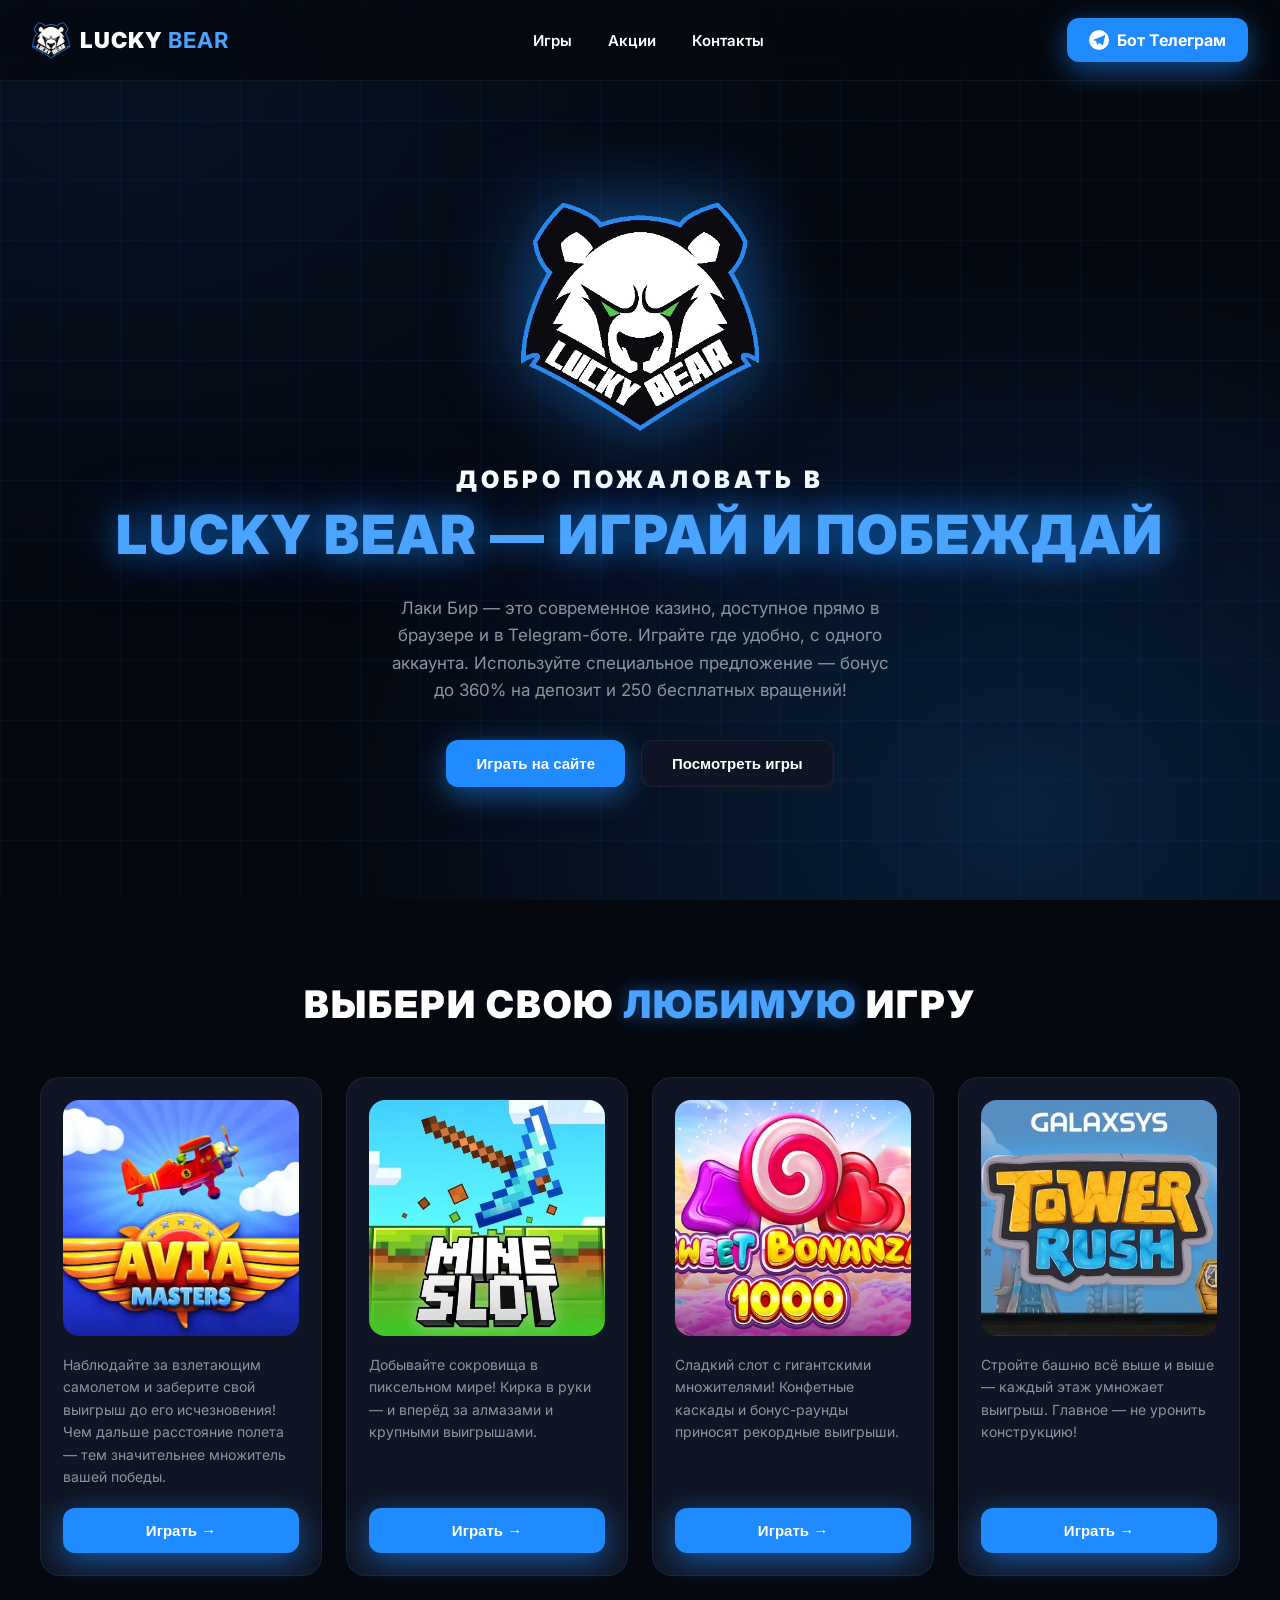
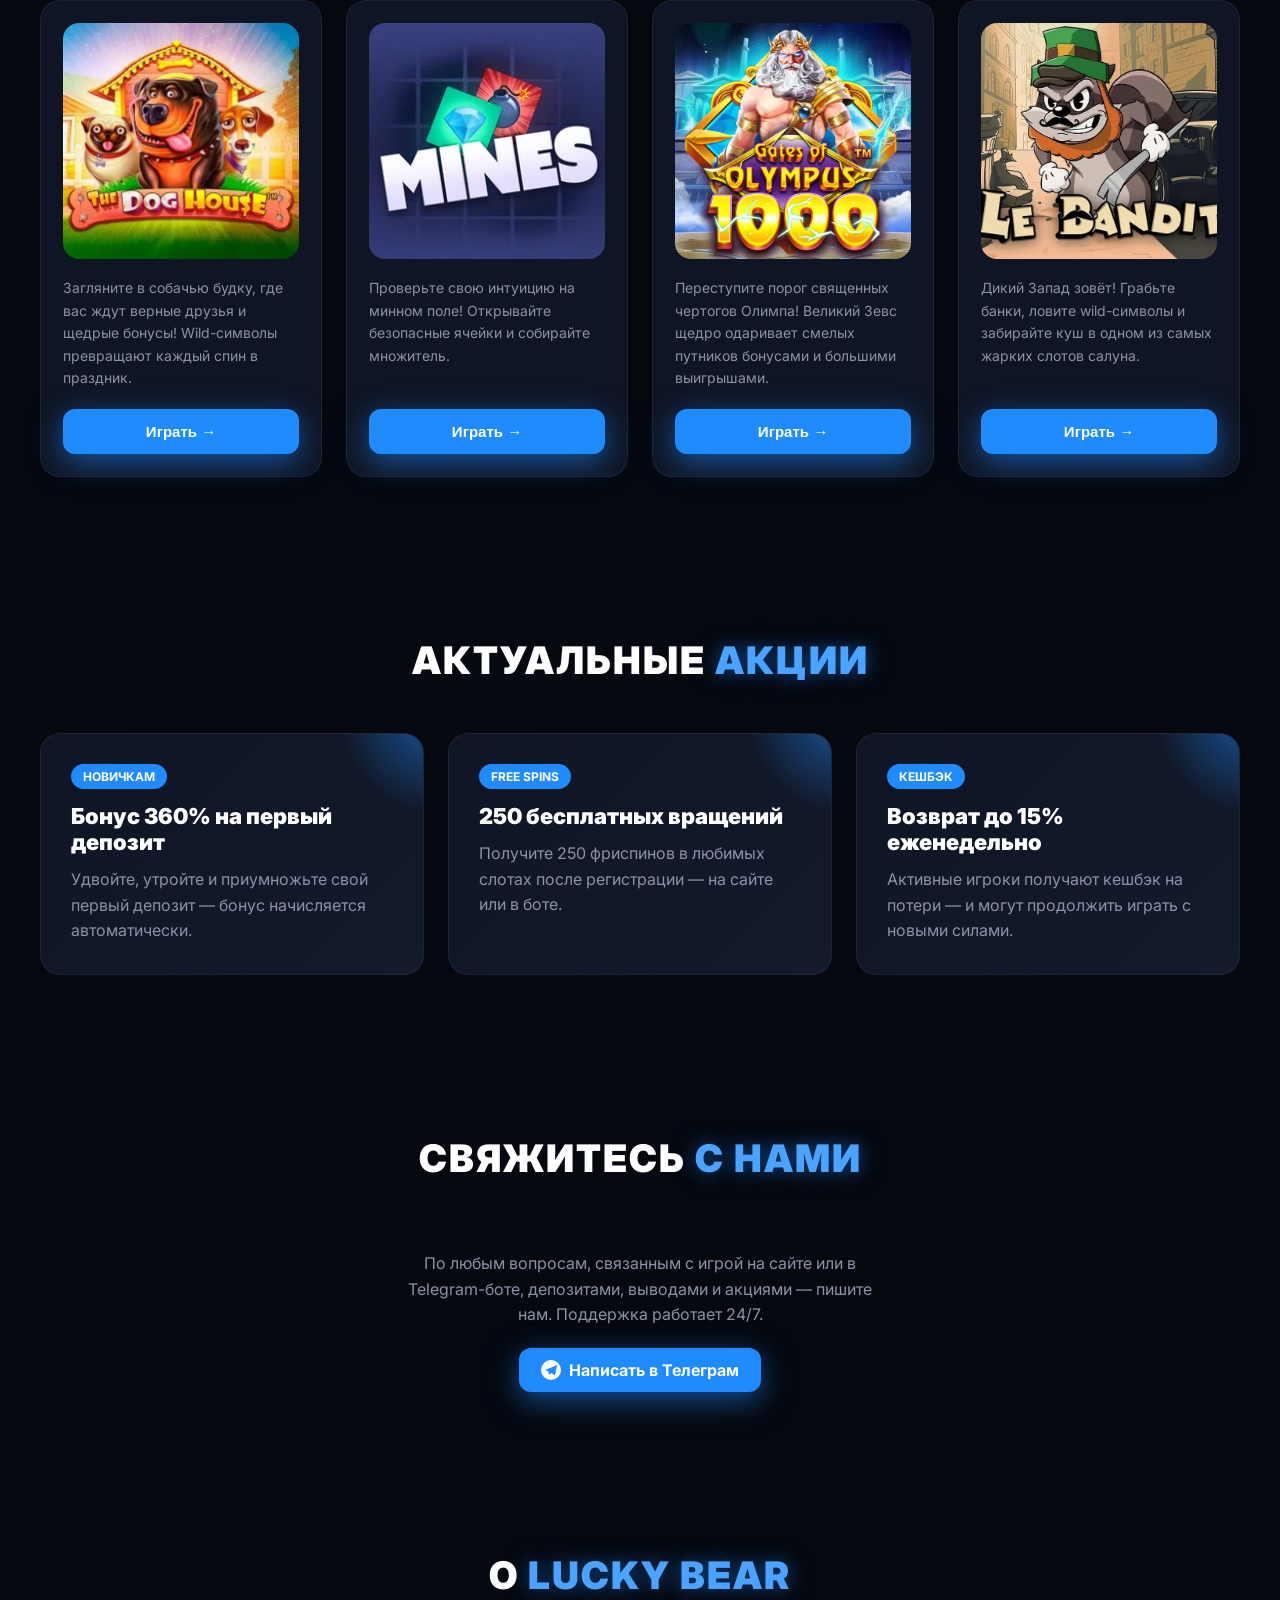
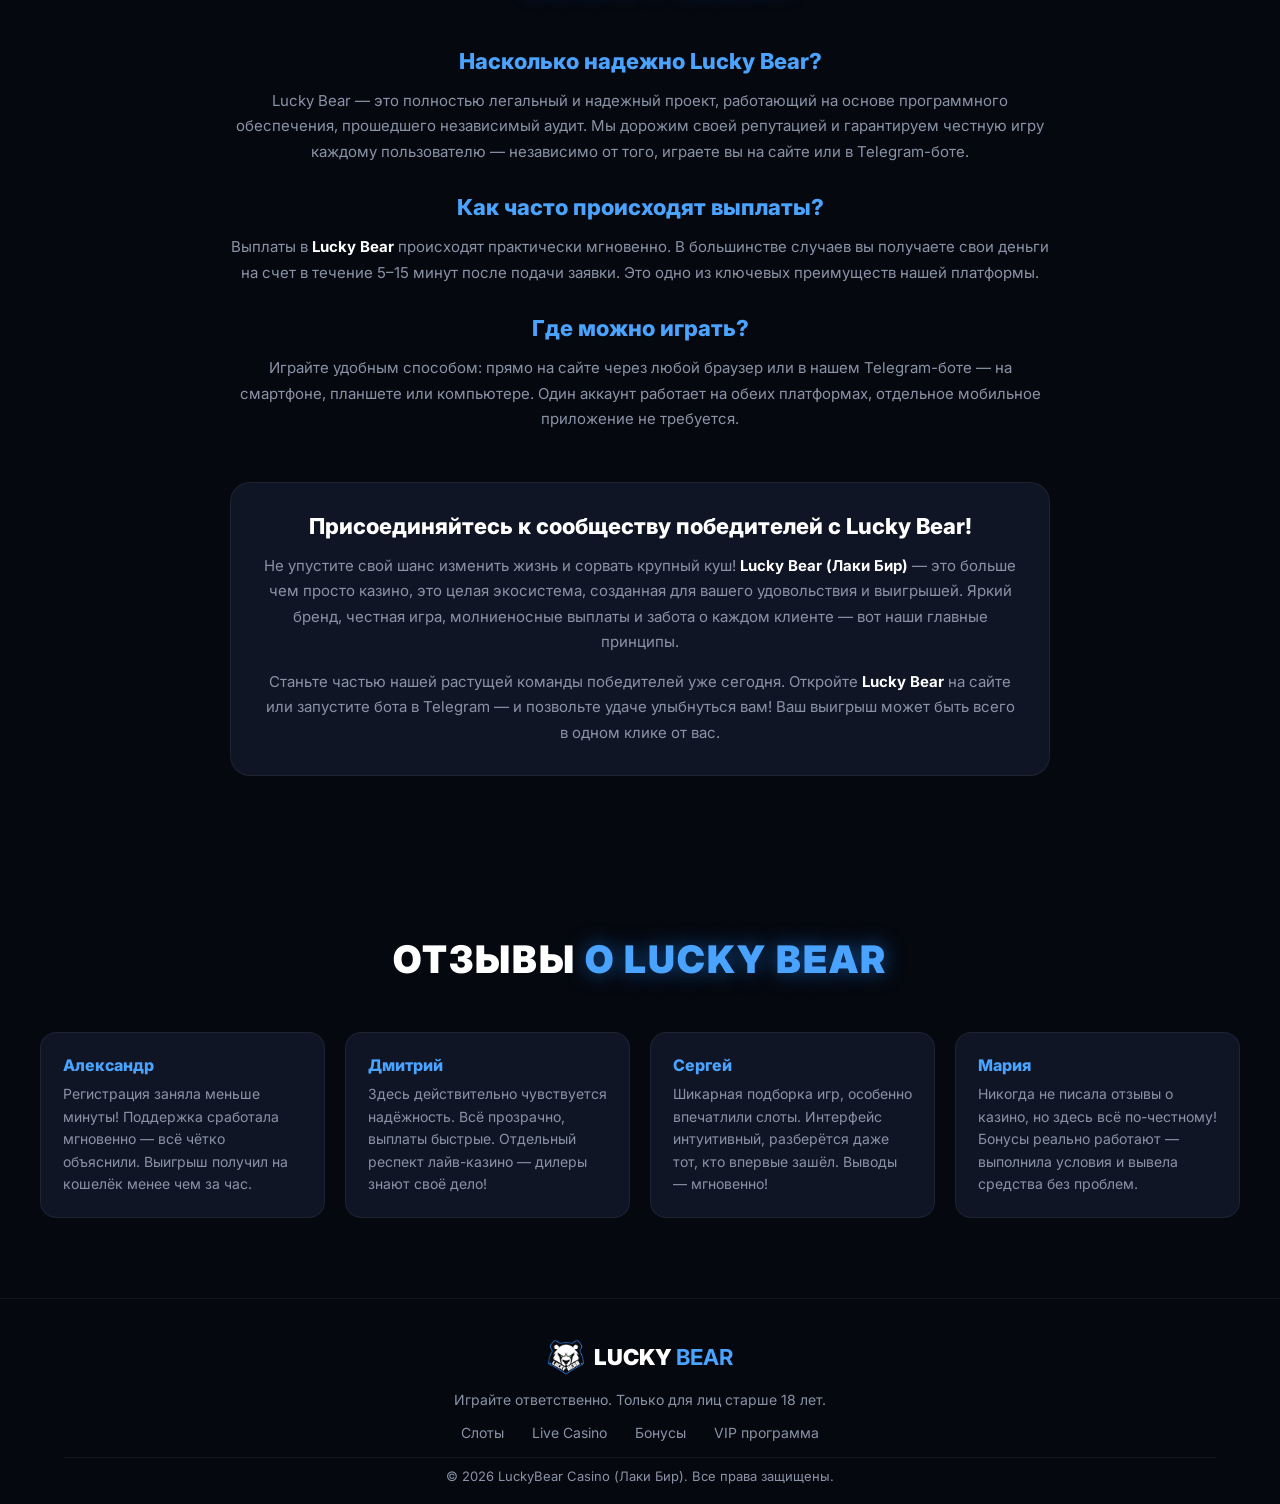
<file: index.html>
<!DOCTYPE html>
<html lang="ru">
<head>
<meta charset="UTF-8">
<meta name="viewport" content="width=device-width, initial-scale=1.0">
<meta name="theme-color" content="#05080f">
<meta name="robots" content="index, follow">
<meta name="keywords" content="Lucky Bear, Лаки Бир, казино, онлайн казино, зеркало, бонус, фриспины, слоты, телеграм бот, Pragmatic Play, играть онлайн">

<link rel="canonical" href="https://lucky-bear.online/">
<link rel="icon" type="image/webp" href="img/lucky-bear.webp">
<link rel="apple-touch-icon" href="img/lucky-bear.webp">

<meta name="description" content="Lucky Bear Казино — играй на официальном зеркале! Бонус 360% на депозит, 250 фриспинов, топ-слоты от Pragmatic Play. Доступно на сайте и в Telegram-боте.">
<title>Lucky Bear Казино — Официальное зеркало 2026 | ЛакиБир онлайн</title>

<!-- Open Graph -->
<meta property="og:type" content="website">
<meta property="og:url" content="https://lucky-bear.online/">
<meta property="og:title" content="Lucky Bear Казино — Официальное зеркало | ЛакиБир онлайн">
<meta property="og:description" content="Бонус 360% на депозит и 250 фриспинов. Топ-слоты от Pragmatic Play и PG Soft. Играй на сайте или в Telegram-боте.">
<meta property="og:image" content="https://lucky-bear.online/img/lucky-bear.webp">
<meta property="og:locale" content="ru_RU">
<meta property="og:site_name" content="Lucky Bear Casino">

<!-- Twitter -->
<meta name="twitter:card" content="summary_large_image">
<meta name="twitter:title" content="Lucky Bear Казино — Официальное зеркало | ЛакиБир">
<meta name="twitter:description" content="Бонус 360% на депозит и 250 фриспинов. Играй онлайн или в Telegram-боте.">
<meta name="twitter:image" content="https://lucky-bear.online/img/lucky-bear.webp">

<!-- JSON-LD: Organization -->
<script type="application/ld+json">
{
  "@context": "https://schema.org",
  "@type": "Organization",
  "name": "Lucky Bear Casino",
  "alternateName": "ЛакиБир",
  "url": "https://lucky-bear.online/",
  "logo": "https://lucky-bear.online/img/lucky-bear.webp",
  "description": "Lucky Bear — онлайн казино с бонусом до 360% на депозит и 250 фриспинами. Доступно на сайте и в Telegram-боте.",
  "sameAs": ["https://t.me/+lxTIN7sDgGM0MGY6"]
}
</script>

<!-- JSON-LD: FAQ -->
<script type="application/ld+json">
{
  "@context": "https://schema.org",
  "@type": "FAQPage",
  "mainEntity": [
    {
      "@type": "Question",
      "name": "Насколько надежно Lucky Bear?",
      "acceptedAnswer": {
        "@type": "Answer",
        "text": "Lucky Bear — это полностью легальный и надежный проект, работающий на основе ПО, прошедшего независимый аудит. Мы гарантируем честную игру каждому пользователю."
      }
    },
    {
      "@type": "Question",
      "name": "Как часто происходят выплаты?",
      "acceptedAnswer": {
        "@type": "Answer",
        "text": "Выплаты в Lucky Bear происходят практически мгновенно — деньги поступают на счёт в течение 5-15 минут после подачи заявки."
      }
    },
    {
      "@type": "Question",
      "name": "Где можно играть в Lucky Bear?",
      "acceptedAnswer": {
        "@type": "Answer",
        "text": "Играть можно на сайте через любой браузер или в Telegram-боте на смартфоне, планшете и компьютере. Один аккаунт работает везде."
      }
    },
    {
      "@type": "Question",
      "name": "Какой бонус получают новые игроки?",
      "acceptedAnswer": {
        "@type": "Answer",
        "text": "Новые игроки получают бонус до 360% на первый депозит и 250 бесплатных вращений в популярных слотах."
      }
    }
  ]
}
</script>

<!-- JSON-LD: AggregateRating -->
<script type="application/ld+json">
{
  "@context": "https://schema.org",
  "@type": "Product",
  "name": "Lucky Bear Casino",
  "image": "https://lucky-bear.online/img/lucky-bear.webp",
  "description": "Онлайн казино Lucky Bear с бонусом 360% и 250 фриспинами.",
  "brand": { "@type": "Brand", "name": "Lucky Bear" },
  "aggregateRating": {
    "@type": "AggregateRating",
    "ratingValue": "4.8",
    "reviewCount": "247",
    "bestRating": "5",
    "worstRating": "1"
  }
}
</script>
<!-- Yandex.Metrika counter -->
<script type="text/javascript">
    (function(m,e,t,r,i,k,a){
        m[i]=m[i]||function(){(m[i].a=m[i].a||[]).push(arguments)};
        m[i].l=1*new Date();
        for (var j = 0; j < document.scripts.length; j++) {if (document.scripts[j].src === r) { return; }}
        k=e.createElement(t),a=e.getElementsByTagName(t)[0],k.async=1,k.src=r,a.parentNode.insertBefore(k,a)
    })(window, document,'script','https://mc.yandex.ru/metrika/tag.js?id=109013654', 'ym');

    ym(109013654, 'init', {ssr:true, webvisor:true, clickmap:true, ecommerce:"dataLayer", referrer: document.referrer, url: location.href, accurateTrackBounce:true, trackLinks:true});
</script>
<noscript><div><img src="https://mc.yandex.ru/watch/109013654" style="position:absolute; left:-9999px;" alt="" /></div></noscript>
<!-- /Yandex.Metrika counter -->

<link rel="preconnect" href="https://fonts.googleapis.com">
<link rel="preconnect" href="https://fonts.gstatic.com" crossorigin>
<link href="https://fonts.googleapis.com/css2?family=Inter:wght@600;800;900&display=swap" rel="stylesheet">
<link rel="preload" as="image" href="img/lucky-bear.webp" fetchpriority="high">
<style>
    :root {
        --bg: #05080f;
        --bg-2: #0a0f1c;
        --card: #0f1524;
        --card-2: #131a2c;
        --accent: #1f8bff;
        --accent-2: #4aa3ff;
        --accent-glow: rgba(31, 139, 255, 0.55);
        --text: #ffffff;
        --muted: #8a93a6;
        --border: rgba(255,255,255,0.06);
    }
    * { box-sizing: border-box; margin: 0; padding: 0; }
    html, body { background: var(--bg); color: var(--text); font-family: 'Inter', sans-serif; overflow-x: hidden; scroll-behavior: smooth; }
    a { color: inherit; text-decoration: none; }
    img { display: block; max-width: 100%; }

    /* grid background */
    body::before {
        content: '';
        position: fixed; inset: 0;
        background-image:
            linear-gradient(rgba(31,139,255,0.06) 1px, transparent 1px),
            linear-gradient(90deg, rgba(31,139,255,0.06) 1px, transparent 1px);
        background-size: 60px 60px;
        pointer-events: none;
        z-index: 0;
    }
    body::after {
        content: '';
        position: fixed; inset: 0;
        background:
            radial-gradient(ellipse at 80% 90%, rgba(31,139,255,0.18), transparent 50%),
            radial-gradient(ellipse at 10% 10%, rgba(31,139,255,0.08), transparent 50%);
        pointer-events: none;
        z-index: 0;
    }

    /* header */
    header {
        position: sticky; top: 0; z-index: 50;
        backdrop-filter: blur(14px);
        background: rgba(5,8,15,0.7);
        border-bottom: 1px solid var(--border);
    }
    .nav {
        max-width: 1300px; margin: 0 auto; padding: 18px 32px;
        display: flex; align-items: center; justify-content: space-between; gap: 24px;
    }
    .logo { display: flex; align-items: center; gap: 10px; font-weight: 900; font-size: 22px; letter-spacing: 1px; }
    .logo-icon {
        width: 38px; height: 38px;
    }
    .logo-icon img { width: 100%; height: 100%; object-fit: contain; }
    .logo b { color: var(--accent-2); }
    nav ul { list-style: none; display: flex; gap: 36px; }
    nav a { color: var(--text); font-weight: 600; font-size: 15px; transition: color .2s; }
    nav a:hover { color: var(--accent-2); }
    .tg-btn {
        background: var(--accent); color: #fff; padding: 12px 22px; border-radius: 12px;
        font-weight: 700; display: inline-flex; align-items: center; gap: 8px;
        box-shadow: 0 8px 30px var(--accent-glow);
        transition: transform .15s, box-shadow .15s;
    }
    .tg-btn img { width: 18px; height: 18px; }
    .tg-icon { width: 20px; height: 20px; display: inline-block; flex-shrink: 0; }
    .tg-btn:hover { transform: translateY(-2px); box-shadow: 0 12px 40px var(--accent-glow); }

    /* hero */
    .hero {
        position: relative; z-index: 1;
        min-height: calc(100vh - 80px);
        display: flex; flex-direction: column; align-items: center; justify-content: center;
        text-align: center; padding: 60px 24px;
    }
    .bear-logo {
        width: 240px; height: 240px; margin-bottom: 30px;
        filter: drop-shadow(0 0 40px var(--accent-glow));
        animation: float 4s ease-in-out infinite;
    }
    @keyframes float { 0%,100% { transform: translateY(0); } 50% { transform: translateY(-12px); } }
    .hero h2 {
        font-weight: 900; font-size: 24px; letter-spacing: 4px; text-transform: uppercase; color: #fff; margin-bottom: 8px;
    }
    .hero h1 {
        font-weight: 900; font-size: clamp(28px, 5vw, 54px);
        text-transform: uppercase; letter-spacing: 2px;
        color: var(--accent-2);
        text-shadow: 0 0 30px var(--accent-glow), 0 0 60px var(--accent-glow);
        margin-bottom: 28px;
    }
    .hero p {
        max-width: 520px; color: var(--muted); font-size: 17px; line-height: 1.6; margin-bottom: 36px;
    }
    .hero-actions { display: flex; gap: 16px; flex-wrap: wrap; justify-content: center; }
    .btn-primary, .btn-secondary {
        padding: 14px 30px; border-radius: 12px; font-weight: 700; font-size: 15px;
        cursor: pointer; border: none; transition: transform .15s, box-shadow .15s, background .2s;
    }
    .btn-primary { background: var(--accent); color: #fff; box-shadow: 0 8px 30px var(--accent-glow); }
    .btn-primary:hover { transform: translateY(-2px); }
    .btn-secondary { background: var(--card); color: #fff; border: 1px solid var(--border); }
    .btn-secondary:hover { background: var(--card-2); }

    /* games */
    section { position: relative; z-index: 1; padding: 80px 24px; }
    .container { max-width: 1200px; margin: 0 auto; }
    .section-title {
        text-align: center; font-weight: 900; font-size: clamp(24px, 4vw, 38px);
        text-transform: uppercase; letter-spacing: 2px; margin-bottom: 50px;
    }
    .section-title span { color: var(--accent-2); text-shadow: 0 0 20px var(--accent-glow); }

    .games-grid {
        display: grid; grid-template-columns: repeat(auto-fit, minmax(280px, 1fr));
        gap: 24px;
    }
    .game-card {
        background: var(--card); border: 1px solid var(--border); border-radius: 20px;
        padding: 22px; display: flex; flex-direction: column;
        transition: transform .2s, border-color .2s, box-shadow .2s;
    }
    .game-card:hover { transform: translateY(-6px); border-color: var(--accent); box-shadow: 0 20px 50px rgba(31,139,255,0.2); }
    .game-thumb {
        aspect-ratio: 1/1; border-radius: 16px; margin-bottom: 18px;
        overflow: hidden; background: #0a0f1c;
    }
    .game-thumb img {
        width: 100%; height: 100%;
        object-fit: cover; display: block;
    }
    .logo-icon { background: transparent; padding: 0; }
    .logo-icon img { width: 100%; height: 100%; object-fit: contain; }
    .bear-logo { object-fit: contain; }

    .game-card p {
        color: var(--muted); font-size: 14px; line-height: 1.6; flex-grow: 1; margin-bottom: 20px;
    }
    .game-card .btn-primary { width: 100%; }

    /* promotions */
    .promo-grid {
        display: grid; grid-template-columns: repeat(auto-fit, minmax(280px, 1fr));
        gap: 24px;
    }
    .promo-card {
        background: linear-gradient(135deg, var(--card) 0%, var(--card-2) 100%);
        border: 1px solid var(--border); border-radius: 20px; padding: 30px;
        position: relative; overflow: hidden;
    }
    .promo-card::before {
        content: ''; position: absolute; top: -50%; right: -30%;
        width: 200px; height: 200px; border-radius: 50%;
        background: radial-gradient(circle, var(--accent-glow), transparent 70%);
    }
    .promo-card h3 { font-size: 22px; font-weight: 900; margin-bottom: 12px; position: relative; }
    .promo-card .badge {
        display: inline-block; background: var(--accent); color: #fff;
        font-weight: 700; font-size: 12px; padding: 5px 12px; border-radius: 20px;
        margin-bottom: 14px; position: relative;
    }
    .promo-card p { color: var(--muted); line-height: 1.6; position: relative; }

    /* contacts */
    .contacts {
        display: flex; flex-direction: column; align-items: center; text-align: center; gap: 20px;
    }
    .contacts p { color: var(--muted); max-width: 500px; line-height: 1.6; }

    /* FAQ + about */
    .about { max-width: 820px; margin: 0 auto; }
    .about h3 {
        text-align: center; font-size: 22px; font-weight: 800; margin: 30px 0 14px;
        color: var(--accent-2);
    }
    .about p { color: var(--muted); line-height: 1.7; text-align: center; font-size: 15px; }
    .about .cta-block {
        margin-top: 50px; padding: 30px; background: var(--card);
        border: 1px solid var(--border); border-radius: 20px;
    }
    .about .cta-block h3 { color: #fff; margin-top: 0; }
    .about b { color: #fff; }

    /* reviews */
    .reviews-grid {
        display: grid; grid-template-columns: repeat(auto-fit, minmax(260px, 1fr));
        gap: 20px;
    }
    .review {
        background: var(--card); border: 1px solid var(--border);
        border-radius: 16px; padding: 22px;
    }
    .review .name { font-weight: 800; color: var(--accent-2); margin-bottom: 8px; }
    .review p { color: var(--muted); line-height: 1.6; font-size: 14px; }

    /* footer */
    .footer-inner {
        max-width: 1200px; margin: 0 auto; padding: 40px 24px 20px;
        display: flex; flex-direction: column; align-items: center; gap: 16px;
    }
    .footer-logo { display: flex; align-items: center; gap: 10px; font-weight: 900; font-size: 22px; }
    .footer-logo img { width: 36px; height: 36px; object-fit: contain; }
    .footer-links { display: flex; gap: 28px; flex-wrap: wrap; justify-content: center; }
    .footer-links a { color: var(--muted); font-size: 14px; transition: color .2s; }
    .footer-links a:hover { color: var(--accent-2); }
    .footer-copy { color: var(--muted); font-size: 13px; text-align: center; padding-top: 10px; border-top: 1px solid var(--border); width: 100%; }
    footer { padding: 0 !important; border-top: 1px solid var(--border); }

    footer {
        position: relative; z-index: 1;
    }

    @media (max-width: 768px) {
        .nav { padding: 12px 16px; gap: 10px; }
        nav ul { display: none; }
        .tg-btn { padding: 10px 14px; font-size: 14px; }
        .tg-btn span { display: none; }
        .tg-btn img, .tg-btn .tg-icon { margin: 0; }
        .logo { font-size: 18px; }
        .logo-icon { width: 32px; height: 32px; }

        .hero { padding: 30px 18px 50px; min-height: auto; }
        .bear-logo { width: 150px; height: 150px; margin-bottom: 18px; }
        .hero h2 { font-size: 14px; letter-spacing: 2px; margin-bottom: 6px; }
        .hero h1 { font-size: 26px; letter-spacing: 1px; margin-bottom: 18px; }
        .hero p { font-size: 14px; margin-bottom: 24px; padding: 0 4px; }
        .hero-actions { width: 100%; flex-direction: column; gap: 10px; }
        .hero-actions button { width: 100%; padding: 14px; }

        section { padding: 50px 16px; }
        .section-title { font-size: 22px; margin-bottom: 30px; letter-spacing: 1px; }

        .games-grid, .promo-grid, .reviews-grid {
            grid-template-columns: 1fr; gap: 16px;
        }
        .game-card { padding: 14px; }
        .game-card p { font-size: 13px; margin-bottom: 14px; }
        .promo-card { padding: 22px; }
        .promo-card h3 { font-size: 18px; }

        .about h3 { font-size: 18px; margin: 22px 0 10px; }
        .about p { font-size: 14px; }
        .about .cta-block { padding: 22px; margin-top: 30px; }

        .footer-inner { padding: 30px 16px 16px; gap: 14px; }
        .footer-links { gap: 16px; font-size: 13px; }
        .footer-copy { font-size: 12px; }
    }

    @media (max-width: 420px) {
        .games-grid { grid-template-columns: repeat(2, 1fr); gap: 10px; }
        .game-card { padding: 10px; }
        .game-card p { font-size: 11px; line-height: 1.4; margin-bottom: 10px; }
        .game-card .btn-primary { padding: 10px; font-size: 13px; }
    }
</style>
</head>
<body>

<header>
    <div class="nav">
        <div class="logo">
            <div class="logo-icon"><img src="img/lucky-bear.webp" alt="Lucky Bear Casino логотип" width="38" height="38"></div>
            <span>LUCKY <b>BEAR</b></span>
        </div>
        <nav>
            <ul>
                <li><a href="#games">Игры</a></li>
                <li><a href="#promo">Акции</a></li>
                <li><a href="#contacts">Контакты</a></li>
            </ul>
        </nav>
        <a class="tg-btn" href="https://t.me/+lxTIN7sDgGM0MGY6" target="_blank" rel="noopener"><svg class="tg-icon" viewBox="0 0 24 24" fill="none" xmlns="http://www.w3.org/2000/svg"><circle cx="12" cy="12" r="12" fill="#fff"/><path d="M17.5 7L5.5 11.7c-.6.2-.6.6-.1.7l3 .9 1.2 3.6c.1.4.3.5.5.5.3 0 .4-.1.5-.3l1.7-1.6 3.5 2.6c.6.4 1 .2 1.2-.6l2.2-10.3c.2-.9-.3-1.3-1-1.2z" fill="#1f8bff"/></svg><span>Бот Телеграм</span></a>
    </div>
</header>

<main>
    <section class="hero">
        <img class="bear-logo" src="img/lucky-bear.webp" alt="Lucky Bear Casino — Лаки Бир онлайн казино" width="240" height="240" fetchpriority="high">
        <h2>Добро пожаловать в</h2>
        <h1>Lucky Bear — играй и побеждай</h1>
        <p>Лаки Бир — это современное казино, доступное прямо в браузере и в Telegram-боте. Играйте где удобно, с одного аккаунта. Используйте специальное предложение — бонус до 360% на депозит и 250 бесплатных вращений!</p>
        <div class="hero-actions">
            <button class="btn-primary" onclick="location.href='https://lb333.me/0wrvKg'">Играть на сайте</button>
            <button class="btn-secondary" onclick="document.getElementById('games').scrollIntoView()">Посмотреть игры</button>
        </div>
    </section>

    <section id="games">
        <div class="container">
            <h2 class="section-title">Выбери свою <span>любимую</span> игру</h2>
            <div class="games-grid">
                <div class="game-card">
                    <div class="game-thumb" style="--bg-img:url(img/aviamasters.webp)"><img src="img/aviamasters.webp" alt="Lucky Bear — слот Aviamasters" loading="lazy" width="400" height="400"></div>
                    <p>Наблюдайте за взлетающим самолетом и заберите свой выигрыш до его исчезновения! Чем дальше расстояние полета — тем значительнее множитель вашей победы.</p>
                    <button class="btn-primary">Играть →</button>
                </div>
                <div class="game-card">
                    <div class="game-thumb" style="--bg-img:url(img/mine-slot.webp)"><img src="img/mine-slot.webp" alt="Lucky Bear — слот Mine Slot" loading="lazy" width="400" height="400"></div>
                    <p>Добывайте сокровища в пиксельном мире! Кирка в руки — и вперёд за алмазами и крупными выигрышами.</p>
                    <button class="btn-primary">Играть →</button>
                </div>
                <div class="game-card">
                    <div class="game-thumb" style="--bg-img:url(img/sweet-bonanza.webp)"><img src="img/sweet-bonanza.webp" alt="Lucky Bear — слот Sweet Bonanza 1000 от Pragmatic Play" loading="lazy" width="400" height="400"></div>
                    <p>Сладкий слот с гигантскими множителями! Конфетные каскады и бонус-раунды приносят рекордные выигрыши.</p>
                    <button class="btn-primary">Играть →</button>
                </div>
                <div class="game-card">
                    <div class="game-thumb" style="--bg-img:url(img/tower-rush.webp)"><img src="img/tower-rush.webp" alt="Lucky Bear — слот Tower Rush от Galaxsys" loading="lazy" width="400" height="400"></div>
                    <p>Стройте башню всё выше и выше — каждый этаж умножает выигрыш. Главное — не уронить конструкцию!</p>
                    <button class="btn-primary">Играть →</button>
                </div>
                <div class="game-card">
                    <div class="game-thumb" style="--bg-img:url(img/dog-house.webp)"><img src="img/dog-house.webp" alt="Lucky Bear — слот The Dog House от Pragmatic Play" loading="lazy" width="400" height="400"></div>
                    <p>Загляните в собачью будку, где вас ждут верные друзья и щедрые бонусы! Wild-символы превращают каждый спин в праздник.</p>
                    <button class="btn-primary">Играть →</button>
                </div>
                <div class="game-card">
                    <div class="game-thumb" style="--bg-img:url(img/mines.webp)"><img src="img/mines.webp" alt="Lucky Bear — игра Mines" loading="lazy" width="400" height="400"></div>
                    <p>Проверьте свою интуицию на минном поле! Открывайте безопасные ячейки и собирайте множитель.</p>
                    <button class="btn-primary">Играть →</button>
                </div>
                <div class="game-card">
                    <div class="game-thumb" style="--bg-img:url(img/gates-of-olympus.webp)"><img src="img/gates-of-olympus.webp" alt="Lucky Bear — слот Gates of Olympus 1000 от Pragmatic Play" loading="lazy" width="400" height="400"></div>
                    <p>Переступите порог священных чертогов Олимпа! Великий Зевс щедро одаривает смелых путников бонусами и большими выигрышами.</p>
                    <button class="btn-primary">Играть →</button>
                </div>
                <div class="game-card">
                    <div class="game-thumb" style="--bg-img:url(img/le-bandit.webp)"><img src="img/le-bandit.webp" alt="Lucky Bear — слот Le Bandit от Hacksaw Gaming" loading="lazy" width="400" height="400"></div>
                    <p>Дикий Запад зовёт! Грабьте банки, ловите wild-символы и забирайте куш в одном из самых жарких слотов салуна.</p>
                    <button class="btn-primary">Играть →</button>
                </div>
            </div>
        </div>
    </section>

    <section id="promo">
        <div class="container">
            <h2 class="section-title">Актуальные <span>акции</span></h2>
            <div class="promo-grid">
                <div class="promo-card">
                    <span class="badge">НОВИЧКАМ</span>
                    <h3>Бонус 360% на первый депозит</h3>
                    <p>Удвойте, утройте и приумножьте свой первый депозит — бонус начисляется автоматически.</p>
                </div>
                <div class="promo-card">
                    <span class="badge">FREE SPINS</span>
                    <h3>250 бесплатных вращений</h3>
                    <p>Получите 250 фриспинов в любимых слотах после регистрации — на сайте или в боте.</p>
                </div>
                <div class="promo-card">
                    <span class="badge">КЕШБЭК</span>
                    <h3>Возврат до 15% еженедельно</h3>
                    <p>Активные игроки получают кешбэк на потери — и могут продолжить играть с новыми силами.</p>
                </div>
            </div>
        </div>
    </section>

    <section id="contacts">
        <div class="container contacts">
            <h2 class="section-title">Свяжитесь <span>с нами</span></h2>
            <p>По любым вопросам, связанным с игрой на сайте или в Telegram-боте, депозитами, выводами и акциями — пишите нам. Поддержка работает 24/7.</p>
            <a class="tg-btn" href="https://t.me/+lxTIN7sDgGM0MGY6" target="_blank" rel="noopener"><svg class="tg-icon" viewBox="0 0 24 24" fill="none" xmlns="http://www.w3.org/2000/svg"><circle cx="12" cy="12" r="12" fill="#fff"/><path d="M17.5 7L5.5 11.7c-.6.2-.6.6-.1.7l3 .9 1.2 3.6c.1.4.3.5.5.5.3 0 .4-.1.5-.3l1.7-1.6 3.5 2.6c.6.4 1 .2 1.2-.6l2.2-10.3c.2-.9-.3-1.3-1-1.2z" fill="#1f8bff"/></svg><span>Написать в Телеграм</span></a>
        </div>
    </section>    <section id="about">
        <div class="container about">
            <h2 class="section-title">О <span>Lucky Bear</span></h2>

            <h3>Насколько надежно Lucky Bear?</h3>
            <p>Lucky Bear — это полностью легальный и надежный проект, работающий на основе программного обеспечения, прошедшего независимый аудит. Мы дорожим своей репутацией и гарантируем честную игру каждому пользователю — независимо от того, играете вы на сайте или в Telegram-боте.</p>

            <h3>Как часто происходят выплаты?</h3>
            <p>Выплаты в <b>Lucky Bear</b> происходят практически мгновенно. В большинстве случаев вы получаете свои деньги на счет в течение 5–15 минут после подачи заявки. Это одно из ключевых преимуществ нашей платформы.</p>

            <h3>Где можно играть?</h3>
            <p>Играйте удобным способом: прямо на сайте через любой браузер или в нашем Telegram-боте — на смартфоне, планшете или компьютере. Один аккаунт работает на обеих платформах, отдельное мобильное приложение не требуется.</p>

            <div class="cta-block">
                <h3>Присоединяйтесь к сообществу победителей с Lucky Bear!</h3>
                <p>Не упустите свой шанс изменить жизнь и сорвать крупный куш! <b>Lucky Bear (Лаки Бир)</b> — это больше чем просто казино, это целая экосистема, созданная для вашего удовольствия и выигрышей. Яркий бренд, честная игра, молниеносные выплаты и забота о каждом клиенте — вот наши главные принципы.</p>
                <p style="margin-top:14px;">Станьте частью нашей растущей команды победителей уже сегодня. Откройте <b>Lucky Bear</b> на сайте или запустите бота в Telegram — и позвольте удаче улыбнуться вам! Ваш выигрыш может быть всего в одном клике от вас.</p>
            </div>
        </div>
    </section>

    <section id="reviews">
        <div class="container">
            <h2 class="section-title">Отзывы <span>о Lucky Bear</span></h2>
            <div class="reviews-grid">
                <div class="review">
                    <div class="name">Александр</div>
                    <p>Регистрация заняла меньше минуты! Поддержка сработала мгновенно — всё чётко объяснили. Выигрыш получил на кошелёк менее чем за час.</p>
                </div>
                <div class="review">
                    <div class="name">Дмитрий</div>
                    <p>Здесь действительно чувствуется надёжность. Всё прозрачно, выплаты быстрые. Отдельный респект лайв-казино — дилеры знают своё дело!</p>
                </div>
                <div class="review">
                    <div class="name">Сергей</div>
                    <p>Шикарная подборка игр, особенно впечатлили слоты. Интерфейс интуитивный, разберётся даже тот, кто впервые зашёл. Выводы — мгновенно!</p>
                </div>
                <div class="review">
                    <div class="name">Мария</div>
                    <p>Никогда не писала отзывы о казино, но здесь всё по-честному! Бонусы реально работают — выполнила условия и вывела средства без проблем.</p>
                </div>
            </div>
        </div>
    </section>
</main>

<footer>
    <div class="footer-inner">
        <div class="footer-logo">
            <img src="img/lucky-bear.webp" alt="Lucky Bear" loading="lazy" width="36" height="36">
            <span>LUCKY <b style="color:var(--accent-2);">BEAR</b></span>
        </div>
        <p style="color:var(--muted); font-size:14px;">Играйте ответственно. Только для лиц старше 18 лет.</p>
        <div class="footer-links">
            <a href="#games">Слоты</a>
            <a href="#games">Live Casino</a>
            <a href="#promo">Бонусы</a>
            <a href="#promo">VIP программа</a>
        </div>
        <div class="footer-copy">© 2026 LuckyBear Casino (Лаки Бир). Все права защищены.</div>
    </div>
</footer>

<script>
    document.querySelectorAll('a[href^="#"]').forEach(a => {
        a.addEventListener('click', e => {
            const id = a.getAttribute('href').slice(1);
            const el = document.getElementById(id);
            if (el) { e.preventDefault(); el.scrollIntoView({ behavior: 'smooth' }); }
        });
    });

    document.querySelectorAll('.game-card .btn-primary').forEach(btn => {
        btn.addEventListener('click', () => {
            location.href = 'https://lb333.me/0wrvKg';
        });
    });

    const cards = document.querySelectorAll('.game-card, .promo-card');
    const io = new IntersectionObserver(entries => {
        entries.forEach(e => {
            if (e.isIntersecting) {
                e.target.style.opacity = 1;
                e.target.style.transform = 'translateY(0)';
            }
        });
    }, { threshold: 0.1 });
    cards.forEach(c => {
        c.style.opacity = 0;
        c.style.transform = 'translateY(30px)';
        c.style.transition = 'opacity .6s ease, transform .6s ease';
        io.observe(c);
    });
</script>

</body>
</html>
</file>
